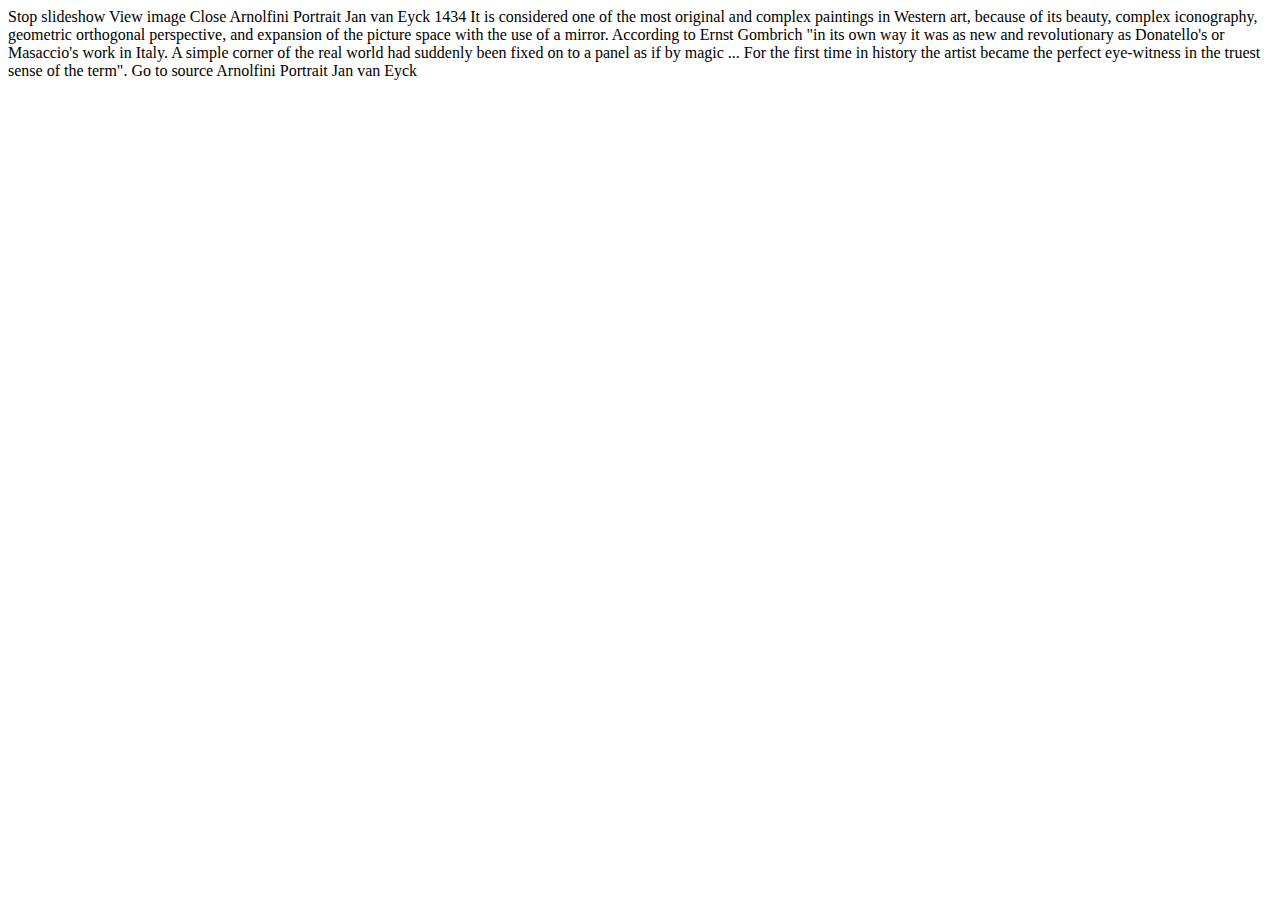
<file: arnolfini-portrait.html>
<!DOCTYPE html>
<html lang="en">
<head>
  <meta charset="UTF-8">
  <meta name="viewport" content="width=device-width, initial-scale=1.0">

  <link rel="icon" type="image/png" sizes="32x32" href="./assets/favicon-32x32.png">
  
  <title>Frontend Mentor | Galleria slideshow site</title>
</head>
<body>
  Stop slideshow

  View image
  <!-- Modal start -->
  Close
  <!-- Modal end -->

  Arnolfini Portrait
  Jan van Eyck

  1434
  It is considered one of the most original and complex paintings in Western art, 
  because of its beauty, complex iconography, geometric orthogonal perspective, 
  and expansion of the picture space with the use of a mirror. According to Ernst 
  Gombrich "in its own way it was as new and revolutionary as Donatello's or Masaccio's 
  work in Italy. A simple corner of the real world had suddenly been fixed on to a 
  panel as if by magic ... For the first time in history the artist became the 
  perfect eye-witness in the truest sense of the term".

  Go to source <!-- URL: https://en.wikipedia.org/wiki/Arnolfini_Portrait -->

  Arnolfini Portrait
  Jan van Eyck
</body>
</html>
</file>
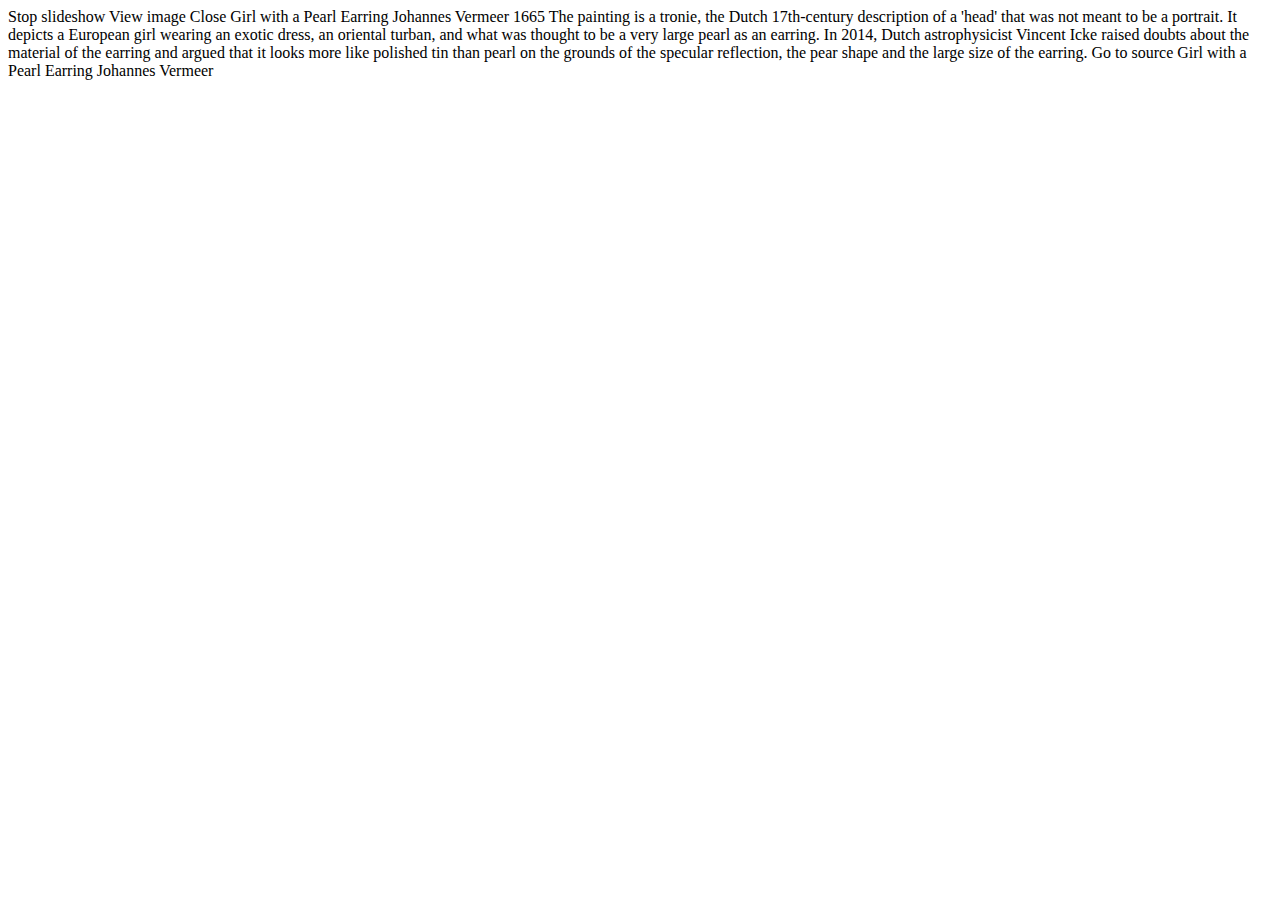
<file: girl-with-pearl-earring.html>
<!DOCTYPE html>
<html lang="en">
<head>
  <meta charset="UTF-8">
  <meta name="viewport" content="width=device-width, initial-scale=1.0">

  <link rel="icon" type="image/png" sizes="32x32" href="./assets/favicon-32x32.png">
  
  <title>Frontend Mentor | Galleria slideshow site</title>
</head>
<body>
  Stop slideshow

  View image
  <!-- Modal start -->
  Close
  <!-- Modal end -->

  Girl with a Pearl Earring
  Johannes Vermeer

  1665
  The painting is a tronie, the Dutch 17th-century description of a 'head' that was 
  not meant to be a portrait. It depicts a European girl wearing an exotic dress, 
  an oriental turban, and what was thought to be a very large pearl as an earring. 
  In 2014, Dutch astrophysicist Vincent Icke raised doubts about the material of the 
  earring and argued that it looks more like polished tin than pearl on the grounds 
  of the specular reflection, the pear shape and the large size of the earring.

  Go to source <!-- URL: https://en.wikipedia.org/wiki/Girl_with_a_Pearl_Earring -->

  Girl with a Pearl Earring
  Johannes Vermeer
</body>
</html>
</file>
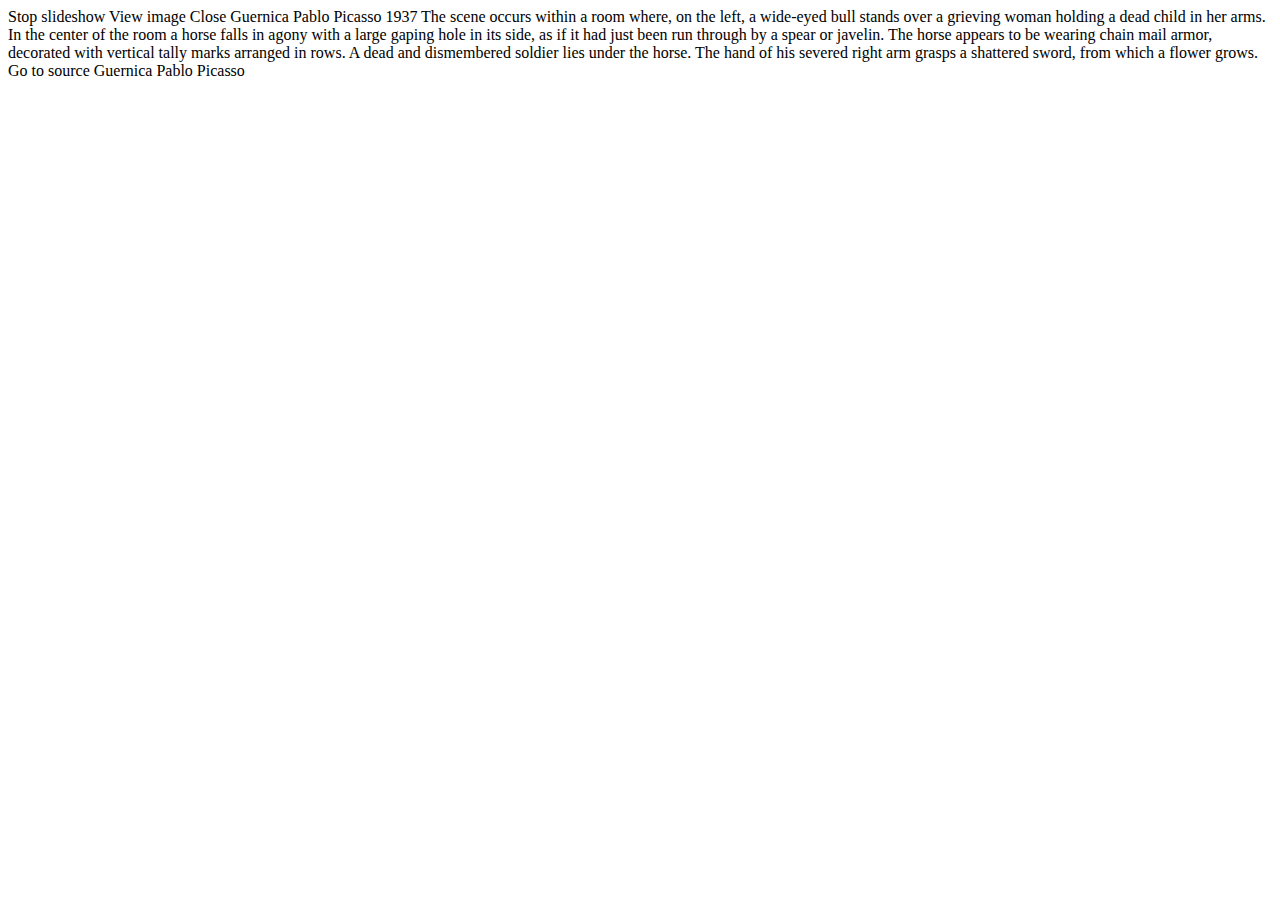
<file: guernica.html>
<!DOCTYPE html>
<html lang="en">
<head>
  <meta charset="UTF-8">
  <meta name="viewport" content="width=device-width, initial-scale=1.0">

  <link rel="icon" type="image/png" sizes="32x32" href="./assets/favicon-32x32.png">
  
  <title>Frontend Mentor | Galleria slideshow site</title>
</head>
<body>
  Stop slideshow

  View image
  <!-- Modal start -->
  Close
  <!-- Modal end -->

  Guernica
  Pablo Picasso

  1937
  The scene occurs within a room where, on the left, a wide-eyed bull stands over 
  a grieving woman holding a dead child in her arms. In the center of the room a 
  horse falls in agony with a large gaping hole in its side, as if it had just been 
  run through by a spear or javelin. The horse appears to be wearing chain mail 
  armor, decorated with vertical tally marks arranged in rows. A dead and dismembered 
  soldier lies under the horse. The hand of his severed right arm grasps a shattered 
  sword, from which a flower grows.

  Go to source <!-- URL: https://en.wikipedia.org/wiki/Guernica_(Picasso) -->

  Guernica
  Pablo Picasso
</body>
</html>
</file>
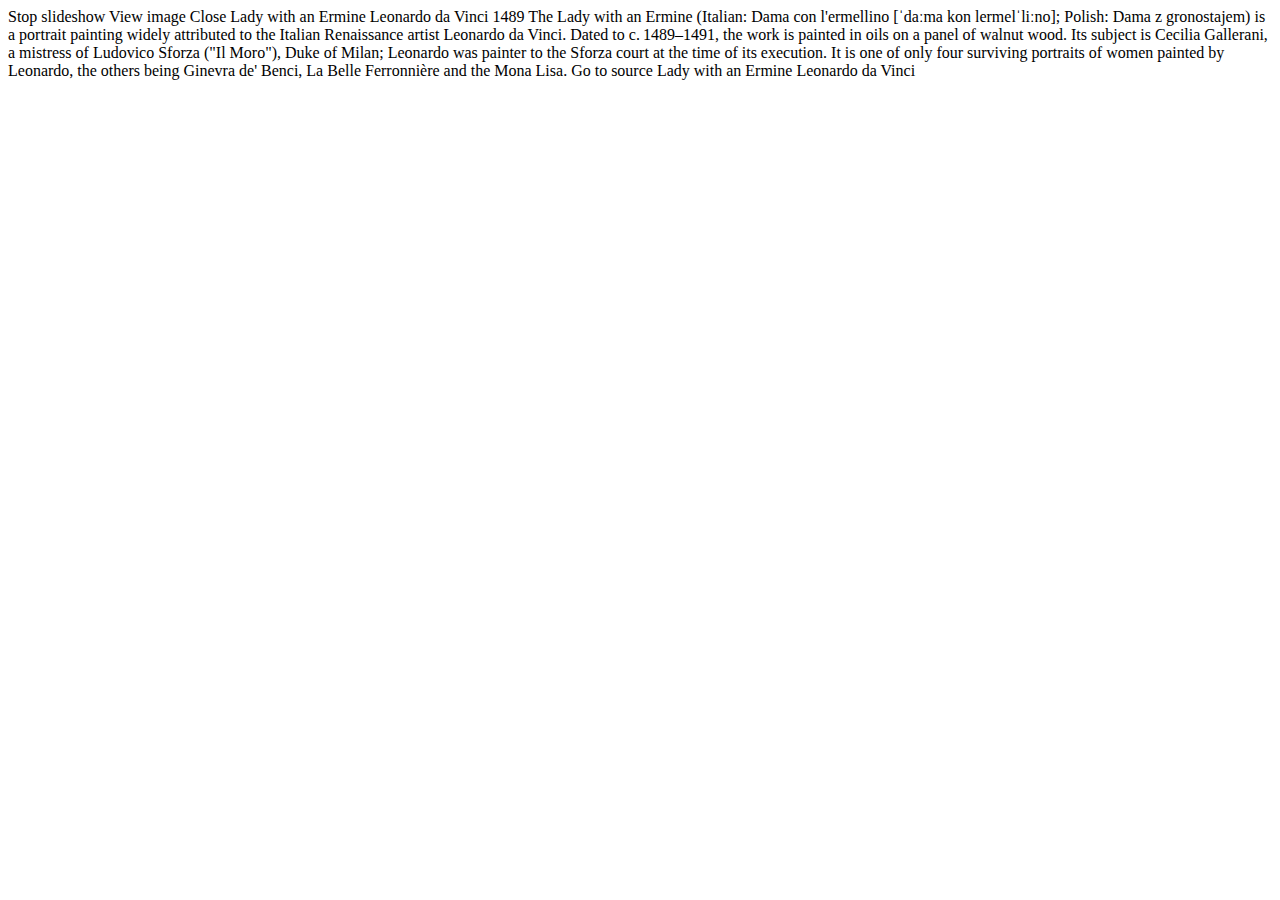
<file: lady-with-an-ermine.html>
<!DOCTYPE html>
<html lang="en">
<head>
  <meta charset="UTF-8">
  <meta name="viewport" content="width=device-width, initial-scale=1.0">

  <link rel="icon" type="image/png" sizes="32x32" href="./assets/favicon-32x32.png">
  
  <title>Frontend Mentor | Galleria slideshow site</title>
</head>
<body>
  Stop slideshow

  View image
  <!-- Modal start -->
  Close
  <!-- Modal end -->

  Lady with an Ermine
  Leonardo da Vinci

  1489
  The Lady with an Ermine (Italian: Dama con l'ermellino [ˈdaːma kon lermelˈliːno]; 
  Polish: Dama z gronostajem) is a portrait painting widely attributed to the 
  Italian Renaissance artist Leonardo da Vinci. Dated to c. 1489–1491, the work is 
  painted in oils on a panel of walnut wood. Its subject is Cecilia Gallerani, a 
  mistress of Ludovico Sforza ("Il Moro"), Duke of Milan; Leonardo was painter to 
  the Sforza court at the time of its execution. It is one of only four surviving 
  portraits of women painted by Leonardo, the others being Ginevra de' Benci, La 
  Belle Ferronnière and the Mona Lisa.

  Go to source <!-- URL: https://en.wikipedia.org/wiki/Lady_with_an_Ermine -->

  Lady with an Ermine
  Leonardo da Vinci
</body>
</html>
</file>
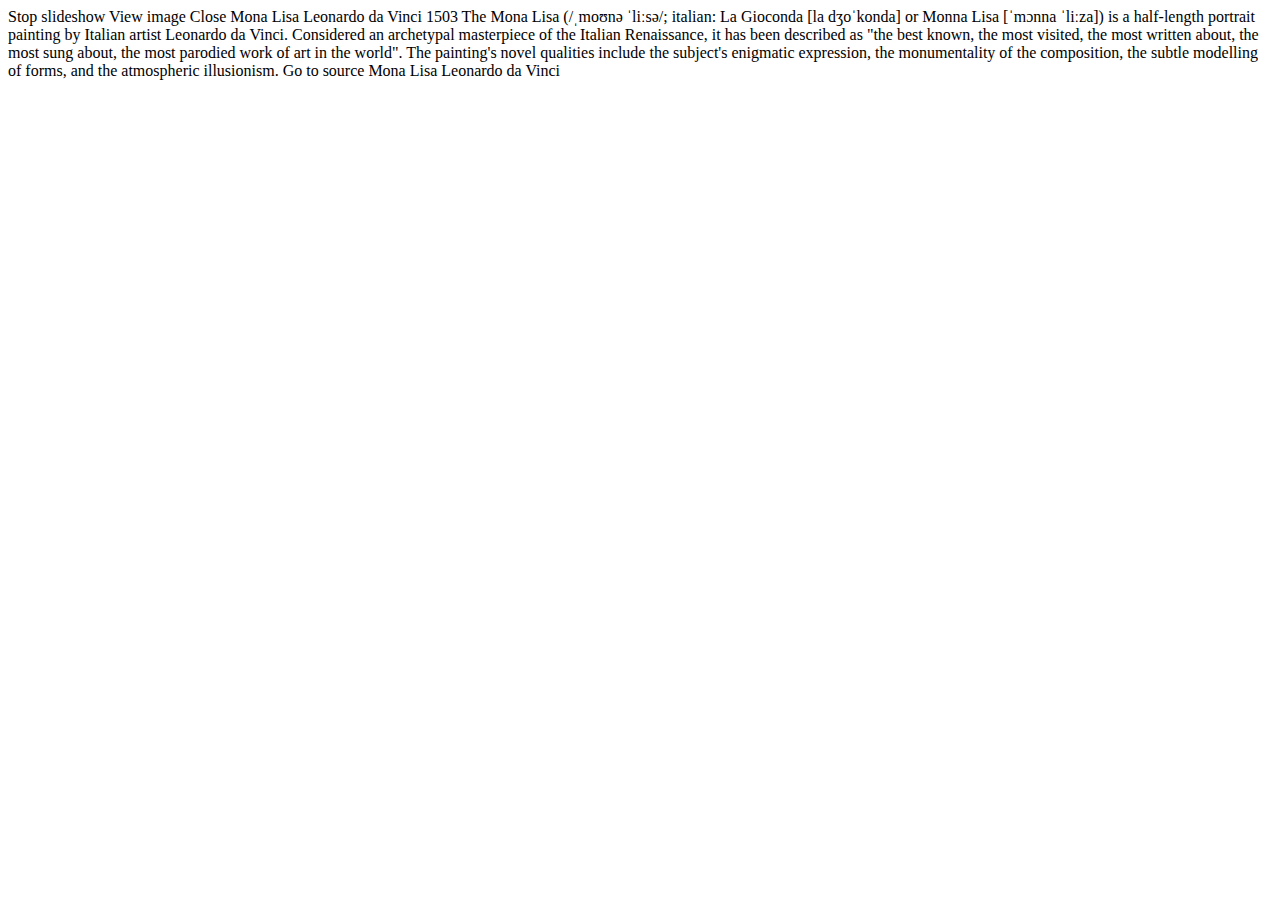
<file: mona-lisa.html>
<!DOCTYPE html>
<html lang="en">
<head>
  <meta charset="UTF-8">
  <meta name="viewport" content="width=device-width, initial-scale=1.0">

  <link rel="icon" type="image/png" sizes="32x32" href="./assets/favicon-32x32.png">
  
  <title>Frontend Mentor | Galleria slideshow site</title>
</head>
<body>
  Stop slideshow

  View image
  <!-- Modal start -->
  Close
  <!-- Modal end -->

  Mona Lisa
  Leonardo da Vinci

  1503
  The Mona Lisa (/ˌmoʊnə ˈliːsə/; italian: La Gioconda [la dʒoˈkonda] or Monna 
  Lisa [ˈmɔnna ˈliːza]) is a half-length portrait painting by Italian artist 
  Leonardo da Vinci. Considered an archetypal masterpiece of the Italian 
  Renaissance, it has been described as "the best known, the most visited, the 
  most written about, the most sung about, the most parodied work of art in the 
  world". The painting's novel qualities include the subject's enigmatic 
  expression, the monumentality of the composition, the subtle modelling of 
  forms, and the atmospheric illusionism.

  Go to source <!-- URL: https://en.wikipedia.org/wiki/Mona_Lisa -->

  Mona Lisa
  Leonardo da Vinci
</body>
</html>
</file>
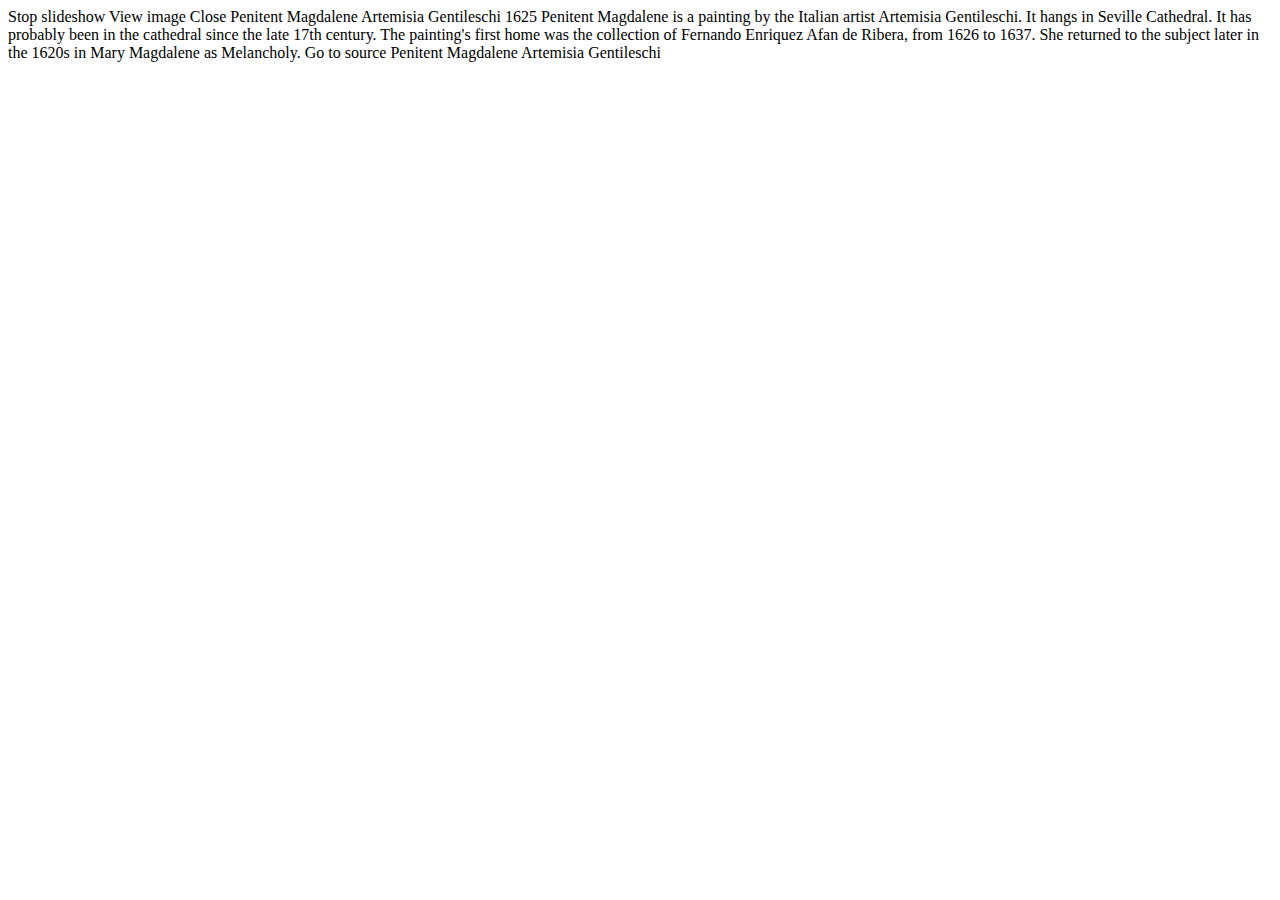
<file: penitent-magdalene.html>
<!DOCTYPE html>
<html lang="en">
<head>
  <meta charset="UTF-8">
  <meta name="viewport" content="width=device-width, initial-scale=1.0">

  <link rel="icon" type="image/png" sizes="32x32" href="./assets/favicon-32x32.png">
  
  <title>Frontend Mentor | Galleria slideshow site</title>
</head>
<body>
  Stop slideshow

  View image
  <!-- Modal start -->
  Close
  <!-- Modal end -->

  Penitent Magdalene
  Artemisia Gentileschi

  1625
  Penitent Magdalene is a painting by the Italian artist Artemisia Gentileschi. 
  It hangs in Seville Cathedral. It has probably been in the cathedral since the 
  late 17th century. The painting's first home was the collection of Fernando 
  Enriquez Afan de Ribera, from 1626 to 1637. She returned to the subject later 
  in the 1620s in Mary Magdalene as Melancholy. 

  Go to source <!-- URL: https://en.wikipedia.org/wiki/Penitent_Magdalene_(Artemisia_Gentileschi) -->

  Penitent Magdalene
  Artemisia Gentileschi
</body>
</html>
</file>
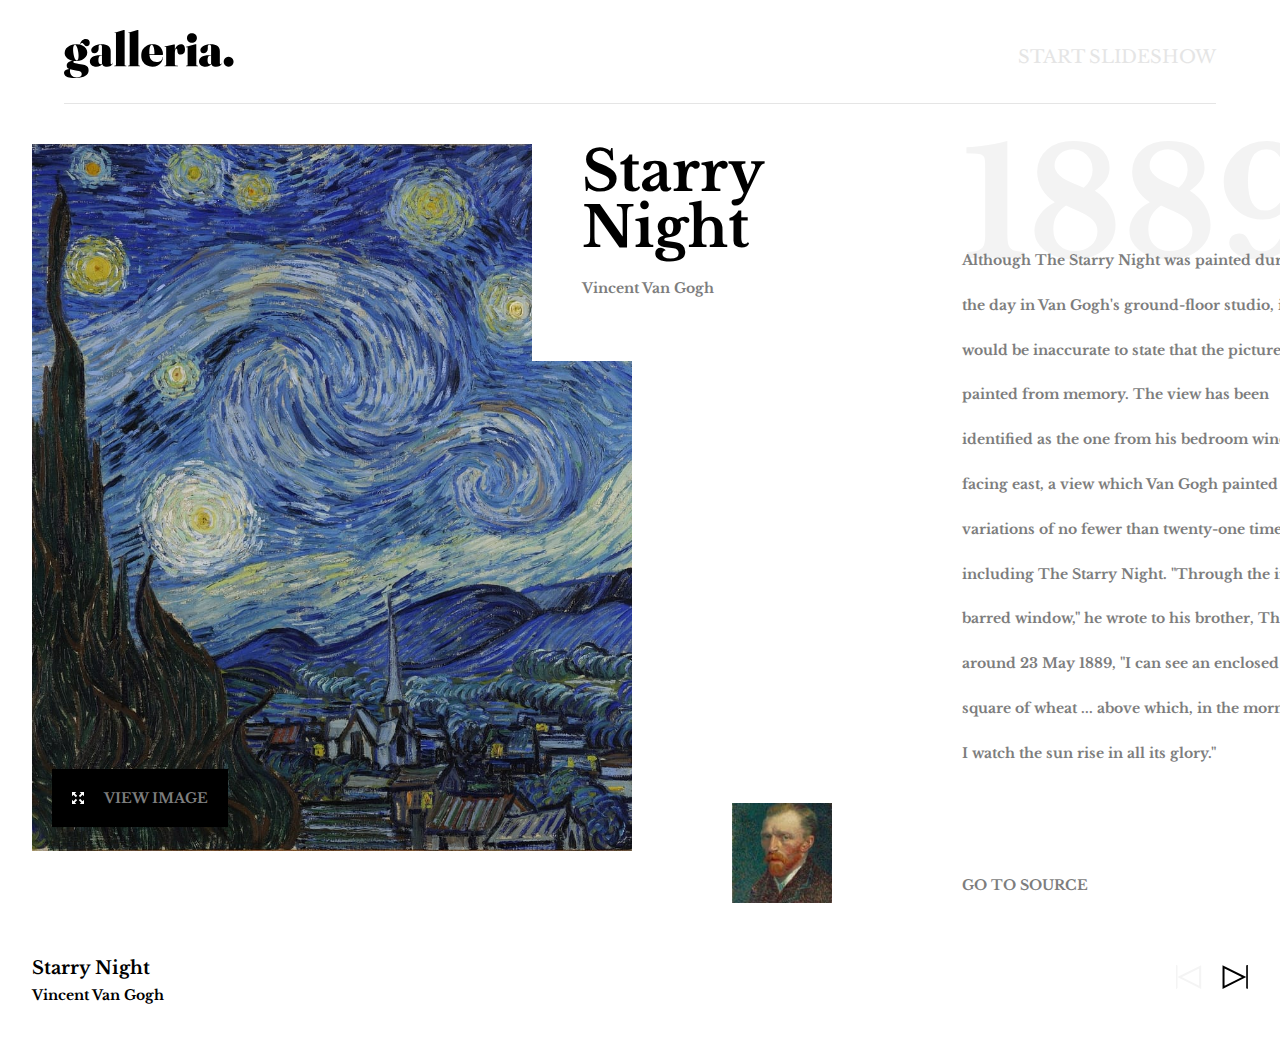
<file: starry-night.html>
<!DOCTYPE html>
<html lang="en">
  <head>
    <meta charset="UTF-8" />
    <meta name="viewport" content="width=device-width, initial-scale=1.0" />

    <link
      rel="icon"
      type="image/png"
      sizes="32x32"
      href="./assets/favicon-32x32.png"
    />

    <title>Frontend Mentor | Galleria slideshow site</title>
    <link rel="stylesheet" href="styles.css" />
    <script defer src="script.js"></script>
  </head>
  <body>
    <nav>
      <a href="index.html"><img src="./assets/shared/logo.svg" alt="logo" /></a>
      <a href="#">START SLIDESHOW</a>
    </nav>
    <main id="slide-show" class="main-container">
      <div id="overlay"></div>
      <section class="slideshow-container">
        <div class="slideshow-main--content">
          <div class="main-content--left">
            <div class="content-left--mainImg">
              <img
                src="./assets/starry-night/hero-large.jpg"
                alt="large hero image"
              />
              <div class="viewImageLink">
                <img
                  src="./assets/shared/icon-view-image.svg"
                  alt="icon view image"
                />
                <a href="#" class="linkToImage">VIEW IMAGE</a>
              </div>
            </div>
            <div class="content-left--heading">
              <h2>Starry Night</h2>
              <p>Vincent Van Gogh</p>
            </div>
            <div class="content-left--artistImg">
              <img src="./assets/starry-night/artist.jpg" alt="artist img" />
            </div>
          </div>
          <div class="main-content--right">
            <div class="content-right--main">
              <h1>1889</h1>
              <p>
                Although The Starry Night was painted during the day in Van
                Gogh's ground-floor studio, it would be inaccurate to state that
                the picture was painted from memory. The view has been
                identified as the one from his bedroom window, facing east, a
                view which Van Gogh painted variations of no fewer than
                twenty-one times, including The Starry Night. "Through the
                iron-barred window," he wrote to his brother, Theo, around 23
                May 1889, "I can see an enclosed square of wheat ... above
                which, in the morning, I watch the sun rise in all its glory."
              </p>
            </div>
            <a href="https://en.wikipedia.org/wiki/The_Starry_Night"
              >GO TO SOURCE</a
            >
          </div>
        </div>
        <div id="progressBar" class="progressBar--fill"></div>
        <div class="slideshow-bottom--links">
          <div class="bottom-links--name">
            <h2>Starry Night</h2>
            <p>Vincent Van Gogh</p>
          </div>
          <div class="bottom-links--arrows">
            <img
              src="./assets/shared/icon-back-button.svg"
              alt="icon back button"
              id="prevButton"
              class="button"
            />
            <img
              src="./assets/shared/icon-next-button.svg"
              alt="next-button icon"
              id="nextButton"
              class="button"
            />
          </div>
        </div>
      </section>
    </main>
    <div role="contentinfo" class="module-container">
      <button class="btn-close">CLOSE</button>
      <picture>
        <source
          srcset="./assets/starry-night/hero-large.jpg"
          media="(min-width: 900px)"
        />
        <source
          srcset="./assets/starry-night/hero-small.jpg"
          media="(min-width: 600px)"
        />
        <img src="./assets/starry-night/thumbnail.jpg" alt="thumnail image" />
      </picture>
    </div>
  </body>
</html>
</file>
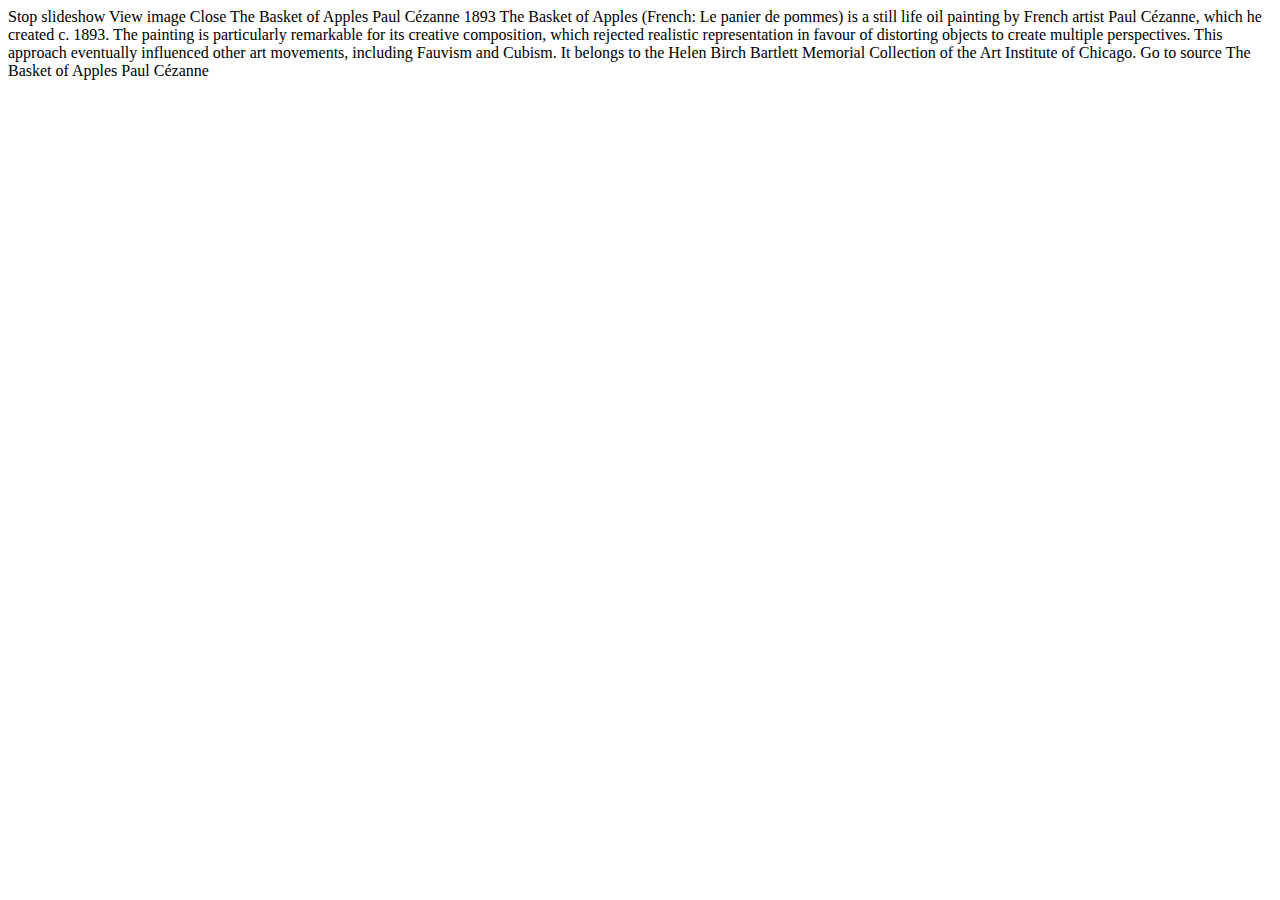
<file: the-basket-of-apples.html>
<!DOCTYPE html>
<html lang="en">
<head>
  <meta charset="UTF-8">
  <meta name="viewport" content="width=device-width, initial-scale=1.0">

  <link rel="icon" type="image/png" sizes="32x32" href="./assets/favicon-32x32.png">
  
  <title>Frontend Mentor | Galleria slideshow site</title>
</head>
<body>
  Stop slideshow

  View image
  <!-- Modal start -->
  Close
  <!-- Modal end -->

  The Basket of Apples
  Paul Cézanne

  1893
  The Basket of Apples (French: Le panier de pommes) is a still life oil painting 
  by French artist Paul Cézanne, which he created c. 1893. The painting is 
  particularly remarkable for its creative composition, which rejected realistic 
  representation in favour of distorting objects to create multiple perspectives. 
  This approach eventually influenced other art movements, including Fauvism and 
  Cubism. It belongs to the Helen Birch Bartlett Memorial Collection of the Art 
  Institute of Chicago.

  Go to source <!-- URL: https://en.wikipedia.org/wiki/The_Basket_of_Apples -->

  The Basket of Apples
  Paul Cézanne
</body>
</html>
</file>
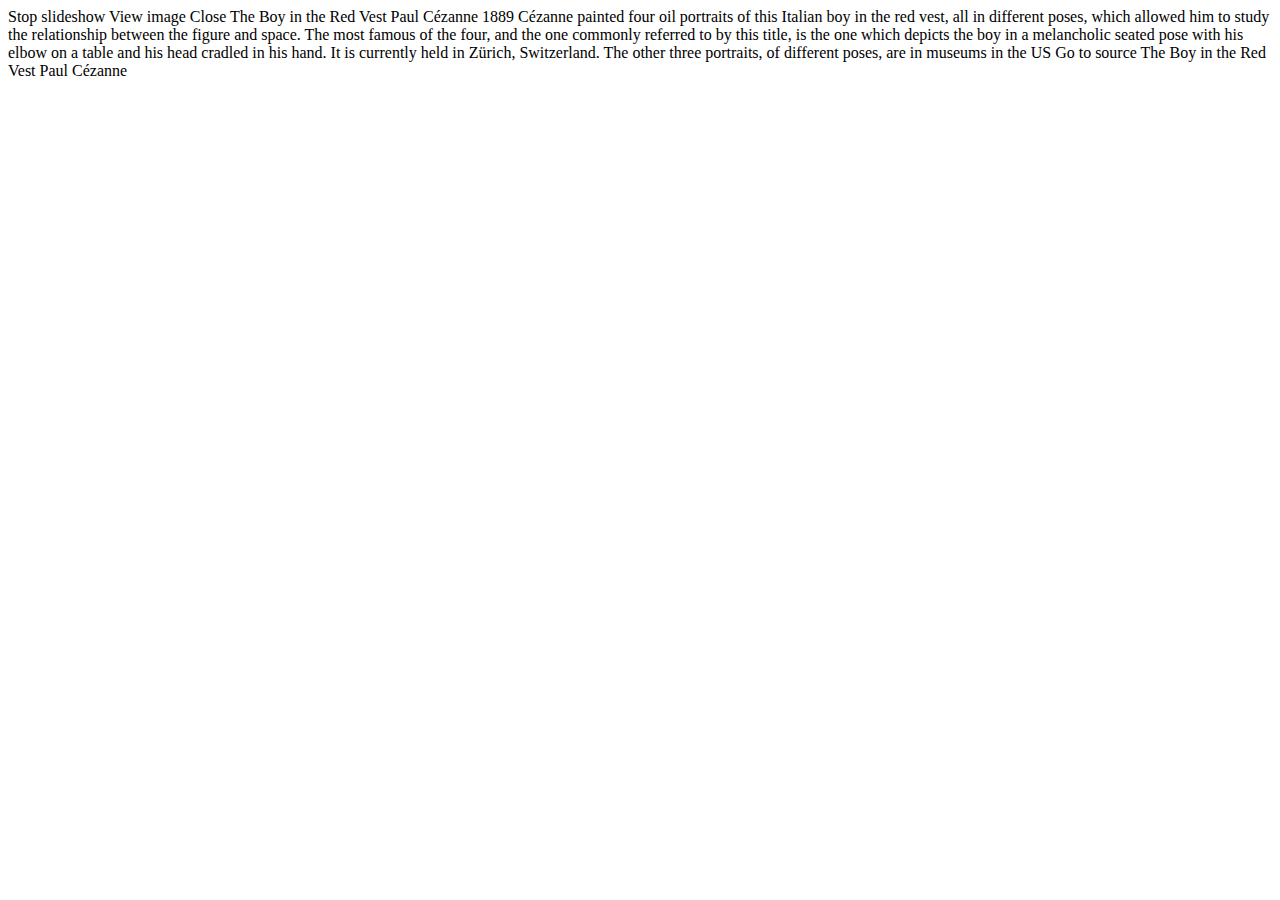
<file: the-boy-in-the-red-vest.html>
<!DOCTYPE html>
<html lang="en">
<head>
  <meta charset="UTF-8">
  <meta name="viewport" content="width=device-width, initial-scale=1.0">

  <link rel="icon" type="image/png" sizes="32x32" href="./assets/favicon-32x32.png">
  
  <title>Frontend Mentor | Galleria slideshow site</title>
</head>
<body>
  Stop slideshow

  View image
  <!-- Modal start -->
  Close
  <!-- Modal end -->

  The Boy in the Red Vest
  Paul Cézanne

  1889
  Cézanne painted four oil portraits of this Italian boy in the red vest, all 
  in different poses, which allowed him to study the relationship between the 
  figure and space. The most famous of the four, and the one commonly referred 
  to by this title, is the one which depicts the boy in a melancholic seated 
  pose with his elbow on a table and his head cradled in his hand. It is currently 
  held in Zürich, Switzerland. The other three portraits, of different poses, are 
  in museums in the US

  Go to source <!-- URL: https://en.wikipedia.org/wiki/The_Boy_in_the_Red_Vest -->

  The Boy in the Red Vest
  Paul Cézanne
</body>
</html>
</file>
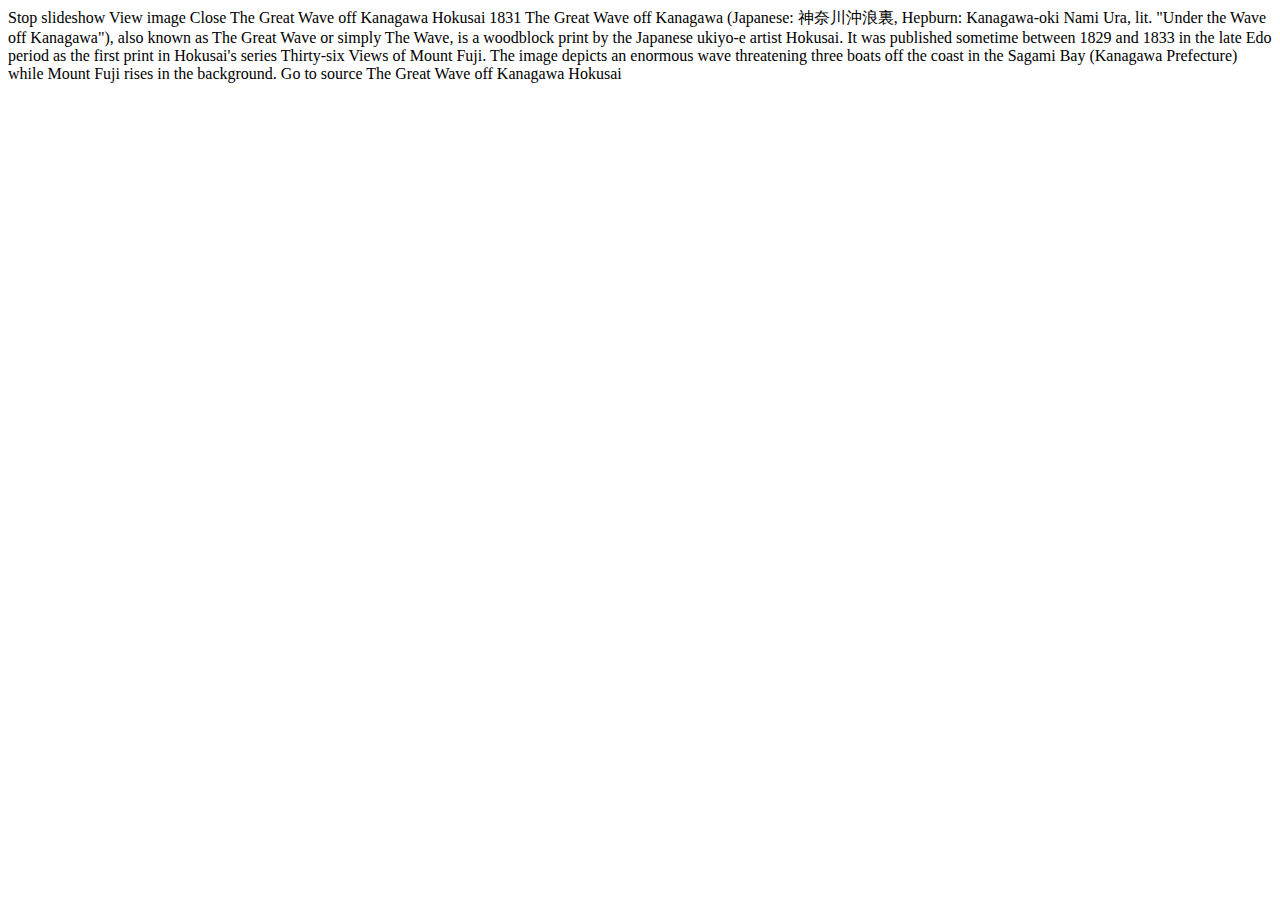
<file: the-great-wave-off-kanagawa.html>
<!DOCTYPE html>
<html lang="en">
<head>
  <meta charset="UTF-8">
  <meta name="viewport" content="width=device-width, initial-scale=1.0">

  <link rel="icon" type="image/png" sizes="32x32" href="./assets/favicon-32x32.png">
  
  <title>Frontend Mentor | Galleria slideshow site</title>
</head>
<body>
  Stop slideshow

  View image
  <!-- Modal start -->
  Close
  <!-- Modal end -->

  The Great Wave off Kanagawa
  Hokusai

  1831
  The Great Wave off Kanagawa (Japanese: 神奈川沖浪裏, Hepburn: Kanagawa-oki Nami 
  Ura, lit. "Under the Wave off Kanagawa"), also known as The Great Wave or simply 
  The Wave, is a woodblock print by the Japanese ukiyo-e artist Hokusai. It was 
  published sometime between 1829 and 1833 in the late Edo period as the first 
  print in Hokusai's series Thirty-six Views of Mount Fuji. The image depicts an 
  enormous wave threatening three boats off the coast in the Sagami Bay (Kanagawa 
  Prefecture) while Mount Fuji rises in the background. 
  
  Go to source <!-- URL: https://en.wikipedia.org/wiki/The_Great_Wave_off_Kanagawa -->

  The Great Wave off Kanagawa
  Hokusai
</body>
</html>
</file>
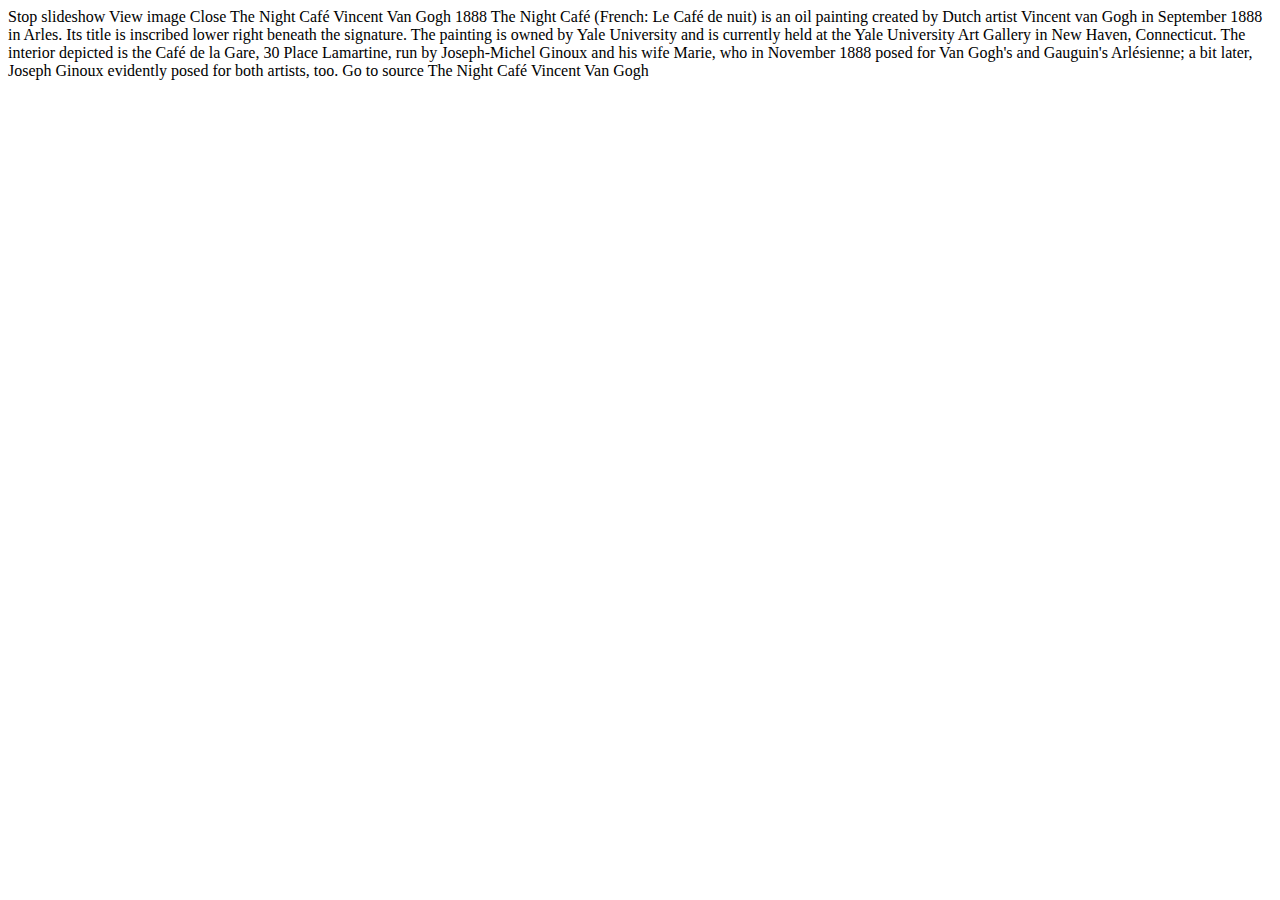
<file: the-night-cafe.html>
<!DOCTYPE html>
<html lang="en">
<head>
  <meta charset="UTF-8">
  <meta name="viewport" content="width=device-width, initial-scale=1.0">

  <link rel="icon" type="image/png" sizes="32x32" href="./assets/favicon-32x32.png">
  
  <title>Frontend Mentor | Galleria slideshow site</title>
</head>
<body>
  Stop slideshow

  View image
  <!-- Modal start -->
  Close
  <!-- Modal end -->

  The Night Café
  Vincent Van Gogh

  1888
  The Night Café (French: Le Café de nuit) is an oil painting created by Dutch 
  artist Vincent van Gogh in September 1888 in Arles. Its title is inscribed 
  lower right beneath the signature. The painting is owned by Yale University 
  and is currently held at the Yale University Art Gallery in New Haven, 
  Connecticut. The interior depicted is the Café de la Gare, 30 Place Lamartine, 
  run by Joseph-Michel Ginoux and his wife Marie, who in November 1888 posed for 
  Van Gogh's and Gauguin's Arlésienne; a bit later, Joseph Ginoux evidently posed 
  for both artists, too. 

  Go to source <!-- URL: https://en.wikipedia.org/wiki/The_Night_Caf%C3%A9 -->

  The Night Café
  Vincent Van Gogh
</body>
</html>
</file>
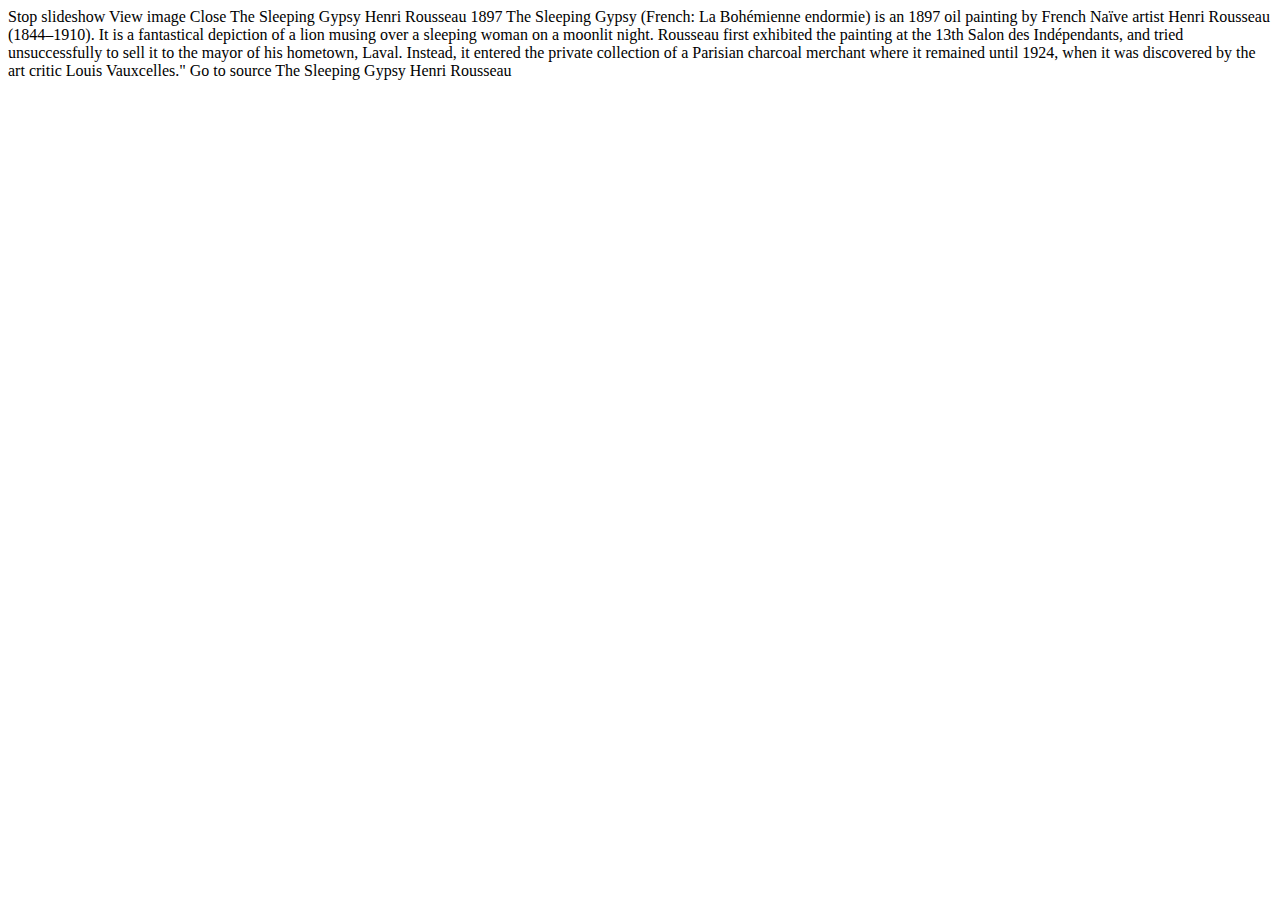
<file: the-sleeping-gypsy.html>
<!DOCTYPE html>
<html lang="en">
<head>
  <meta charset="UTF-8">
  <meta name="viewport" content="width=device-width, initial-scale=1.0">

  <link rel="icon" type="image/png" sizes="32x32" href="./assets/favicon-32x32.png">
  
  <title>Frontend Mentor | Galleria slideshow site</title>
</head>
<body>
  Stop slideshow

  View image
  <!-- Modal start -->
  Close
  <!-- Modal end -->

  The Sleeping Gypsy
  Henri Rousseau

  1897
  The Sleeping Gypsy (French: La Bohémienne endormie) is an 1897 oil painting by 
  French Naïve artist Henri Rousseau (1844–1910). It is a fantastical depiction 
  of a lion musing over a sleeping woman on a moonlit night. Rousseau first 
  exhibited the painting at the 13th Salon des Indépendants, and tried unsuccessfully 
  to sell it to the mayor of his hometown, Laval. Instead, it entered the private 
  collection of a Parisian charcoal merchant where it remained until 1924, when it 
  was discovered by the art critic Louis Vauxcelles."

  Go to source <!-- URL: https://en.wikipedia.org/wiki/The_Sleeping_Gypsy -->

  The Sleeping Gypsy
  Henri Rousseau
</body>
</html>
</file>
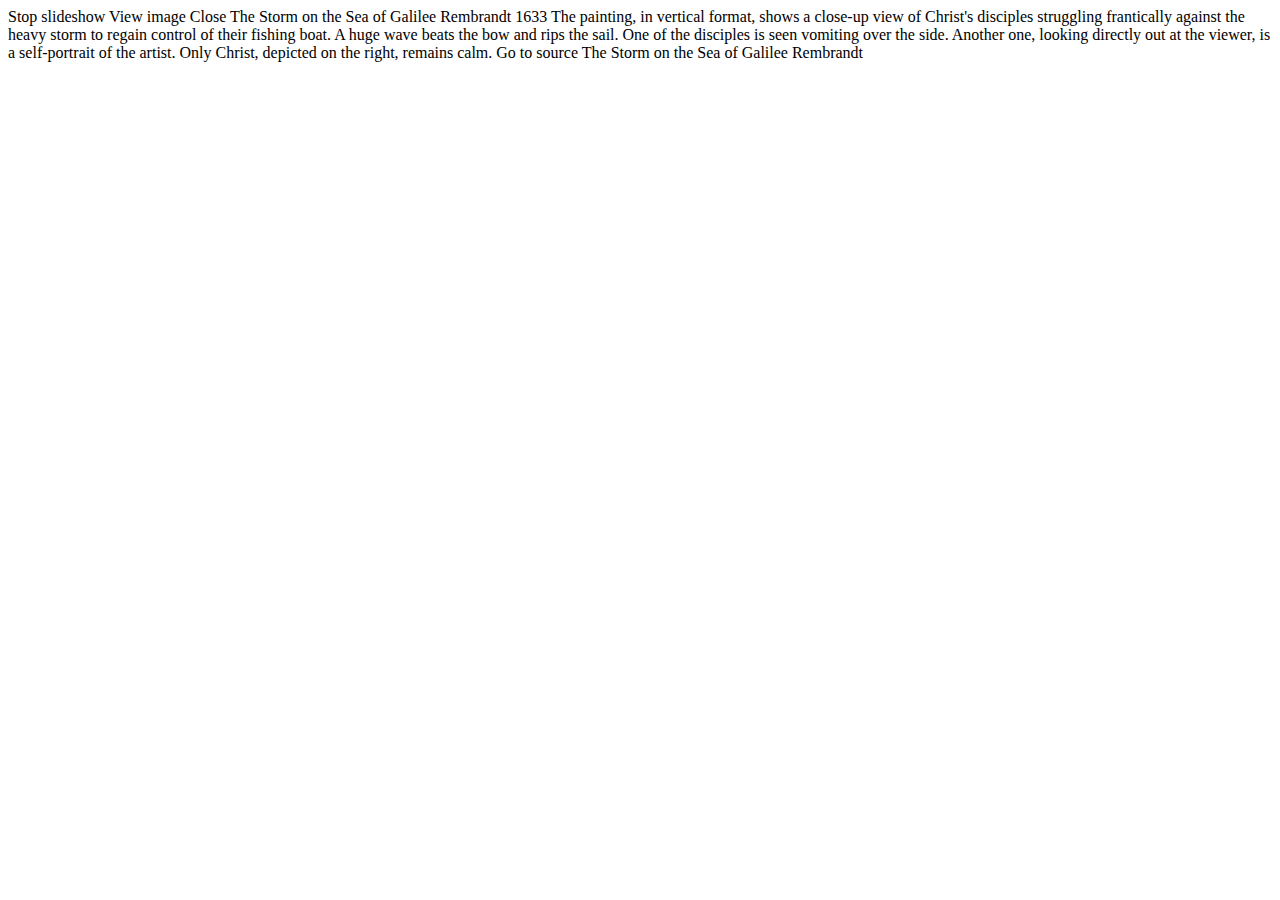
<file: the-storm-on-the-sea-of-galilee.html>
<!DOCTYPE html>
<html lang="en">
<head>
  <meta charset="UTF-8">
  <meta name="viewport" content="width=device-width, initial-scale=1.0">

  <link rel="icon" type="image/png" sizes="32x32" href="./assets/favicon-32x32.png">
  
  <title>Frontend Mentor | Galleria slideshow site</title>
</head>
<body>
  Stop slideshow

  View image
  <!-- Modal start -->
  Close
  <!-- Modal end -->

  The Storm on the Sea of Galilee
  Rembrandt

  1633
  The painting, in vertical format, shows a close-up view of Christ's disciples 
  struggling frantically against the heavy storm to regain control of their fishing 
  boat. A huge wave beats the bow and rips the sail. One of the disciples is seen 
  vomiting over the side. Another one, looking directly out at the viewer, is a 
  self-portrait of the artist. Only Christ, depicted on the right, remains calm.

  Go to source <!-- URL: https://en.wikipedia.org/wiki/The_Storm_on_the_Sea_of_Galilee -->

  The Storm on the Sea of Galilee
  Rembrandt
</body>
</html>
</file>
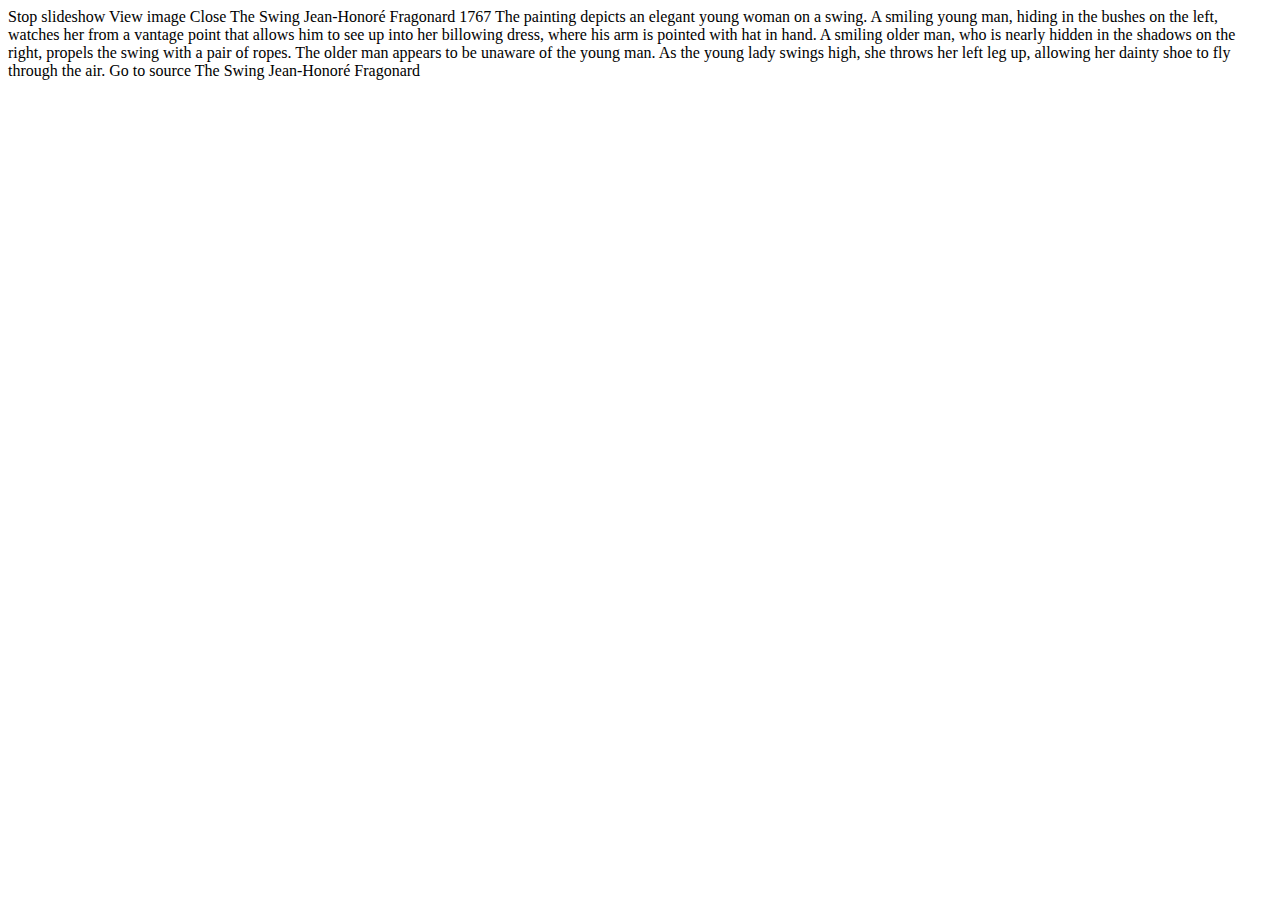
<file: the-swing.html>
<!DOCTYPE html>
<html lang="en">
<head>
  <meta charset="UTF-8">
  <meta name="viewport" content="width=device-width, initial-scale=1.0">

  <link rel="icon" type="image/png" sizes="32x32" href="./assets/favicon-32x32.png">
  
  <title>Frontend Mentor | Galleria slideshow site</title>
</head>
<body>
  Stop slideshow

  View image
  <!-- Modal start -->
  Close
  <!-- Modal end -->

  The Swing
  Jean-Honoré Fragonard

  1767
  The painting depicts an elegant young woman on a swing. A smiling young man, 
  hiding in the bushes on the left, watches her from a vantage point that allows 
  him to see up into her billowing dress, where his arm is pointed with hat in 
  hand. A smiling older man, who is nearly hidden in the shadows on the right, 
  propels the swing with a pair of ropes. The older man appears to be unaware of 
  the young man. As the young lady swings high, she throws her left leg up, 
  allowing her dainty shoe to fly through the air. 

  Go to source <!-- URL: https://en.wikipedia.org/wiki/The_Swing_(Fragonard) -->

  The Swing
  Jean-Honoré Fragonard
</body>
</html>
</file>
<file: styles.css>
@import url("https://fonts.googleapis.com/css2?family=Libre+Baskerville:ital,wght@0,400;0,700;1,400&display=swap");

:root {
  --black: #000000;
  --dark-grey: #7d7d7d;
  --medium-grey: #e5e5e5;
  --light-grey: #f3f3f3;
  --white: #ffffff;
}
* {
  margin: 0;
  padding: 0;
  box-sizing: border-box;
}

body {
  font-family: "Libre Baskerville", serif;
  font-weight: 700;
  font-style: normal;
  font-size: 14px;

  background-color: var(--white);
}

h1 {
  font-family: "Libre Baskerville", serif;
  font-size: 56px;
  line-height: 64px;
  font-weight: 700;
}
h2 {
  font-family: "Libre Baskerville", serif;
  font-size: 24px;
  line-height: 29px;
  font-weight: 700;
}
h3 {
  font-family: "Libre Baskerville", serif;
  font-size: 18px;
  line-height: 22px;
  font-weight: 700;
}
/* ***NAV Content*** */
nav {
  display: flex;
  align-items: center;
  justify-content: space-between;
  width: 90%;
  margin: 0 auto;
  padding: 20px 0;
  border-bottom: 1px solid var(--medium-grey);
}
nav a {
  font-family: "Libre Baskerville", serif;
  font-size: 18px;

  font-weight: 400;
  text-decoration: none;
  color: var(--medium-grey);
  padding-top: 10px;
}
nav a:hover {
  color: var(--black);
}
@media (max-width: 600px) {
  nav a {
    font-size: 12px;
  }
}
@media (max-width: 350px) {
  nav img {
    width: 120px;
    height: 40px;
  }
}

/* ****MAIN Content*** */
.main-container {
  width: 90%;
  margin: 20px auto;
}

.main-container:after {
  content: "";
  display: block;

  clear: both;
}
.box-content {
  position: relative;
  cursor: pointer;

  margin-bottom: 15px;
  float: left;
}
.box-content img {
  width: 310px;
  height: auto;
  object-fit: cover;
}
.box-content--width {
  width: 310px;
}
.box-content--height1 img {
  height: 250px;
}
.box-content--height2 img {
  height: 400px;
}
.box-content--height3 img {
  height: 285px;
}
.box-content--height4 img {
  height: 250px;
}
.box-content--height5 img {
  height: 340px;
}
.box-content--height6 img {
  height: 280px;
}
.box-content--height7 img {
  height: 500px;
}
.box-content--height8 img {
  height: 250px;
}
.box-content--height9 img {
  height: 420px;
}
.box-content--height10 img {
  height: 260px;
}
.box-content--height12 img {
  height: 430px;
}
.box-content--height13 img {
  height: 260px;
}
.box-content--height14 img {
  height: 330px;
}

.box-content--height11 img {
  height: 510px;
}
.box-content--height15 img {
  height: 340px;
  position: absolute;
  top: -363px;
  left: 325px;
}
.box-content:hover {
  opacity: 0.5;
}

.box-text {
  position: absolute;
  bottom: 0;
  display: flex;
  flex-direction: column;
  row-gap: 12px;

  padding: 20px 20px 20px;
}
.box-text h1,
h2 {
  color: var(--white);
  font-size: 24px;
  line-height: 24px;
}

.box-text p {
  color: var(--white);
}
.box-text--img15 {
  position: absolute;
  bottom: 20px;
  left: 320px;
}
.box-text--img15 h1 {
  width: 200px;
}
@media (min-width: 1001px) and (max-width: 1400px) {
  .main-container {
    width: 95%;
  }
  .box-content--height15 img {
    height: 340px;
    position: absolute;
    top: 0px;
    left: 0px;
  }
  .box-text--img15 {
    position: absolute;
    top: 250px;
    bottom: 20px;
    left: 0px;
  }
}

@media (min-width: 700px) and (max-width: 1000px) {
  .main-container {
    width: 85%;
  }
}

@media (min-width: 322px) and (max-width: 699px) {
  .main-container {
    width: 90%;
    margin-left: 10%;
  }
  .box-content--width,
  .box-content--width img {
    width: 300px;
  }
  .box-content--height15 img {
    left: 0px;
    top: 20px;
  }

  .box-text--img15 {
    position: absolute;
    bottom: 20px;
    top: 270px;
    left: 0px;
  }
}
@media (min-width: 250px) and (max-width: 321px) {
  .main-container {
    width: 100%;
    margin-left: 7%;
  }
  .box-content--width,
  .box-content--width img {
    width: 280px;
  }
  .box-content--height15 img {
    left: 0px;
    top: 20px;
  }
  .box-text--img15 {
    position: absolute;
    bottom: 20px;
    top: 270px;
    left: 0px;
  }
}
/* ***INDEX.HTML Page *** */

/* ***SLIDESHOW Container*** */
.slideshow-page {
  width: 100%;
  margin: 20px auto;
}
#overlay {
  position: fixed;
  top: 0;
  left: 0;
  width: 100%;
  height: 100%;
  background-color: rgba(0, 0, 0, 0.8);
  z-index: 999;
  display: none;
}
.slideshow-container {
  display: flex;
  flex-direction: column;
  row-gap: 30px;
}

.slideshow-main--content {
  display: flex;
  column-gap: 30px;
}
.main-content--left {
  display: grid;
  grid-template-columns: repeat(9, 100px);
  position: relative;
}
.content-left--mainImg {
  grid-column: 1 / span 6;
  grid-row: 1 / span 4;
}
.content-left--mainImg > img {
  width: 100%;
  object-fit: cover;
}
.viewImageLink {
  position: absolute;

  bottom: 80px;
  left: 20px;
  display: flex;
  align-items: center;
  column-gap: 20px;
  background-color: var(--black);
  padding: 20px;
}
.linkToImage:hover {
  color: var(--white);
}
.content-left--heading {
  grid-column: 6 / -1;
  grid-row: 1 / 3;
  padding: 0 50px 50px 50px;
  background-color: var(--white);
  width: 400px;
}
.slideshow-main--content h1 {
  font-family: "Libre Baskerville", serif;
  font-size: 150px;
  color: var(--light-grey);
  margin-top: 30px;
}
.slideshow-main--content h2 {
  font-family: "Libre Baskerville", serif;
  font-size: 56px;
  line-height: 1;
  color: var(--black);
  margin-bottom: 10px;
}
.slideshow-main--content p {
  font-family: "Libre Baskerville", serif;
  font-size: 14px;
  line-height: 3.2;
  color: var(--dark-grey);
}
.content-left--artistImg {
  grid-column: 8;
  grid-row: 4 / span 2;
}
.content-left--artistImg img {
  width: 100px;
}
.main-content--right {
  display: flex;
  flex-direction: column;

  row-gap: 100px;
}
.slideshow-container a {
  text-decoration: none;
  color: var(--dark-grey);
}
.slideshow-container a:hover {
  color: var(--black);
}

.slideshow-bottom--links {
  display: flex;
  align-items: center;
  justify-content: space-between;
}
.slideshow-bottom--links h2 {
  font-family: "Libre Baskerville", serif;
  font-size: 18px;
  line-height: 2;
  color: var(--black);
}
.bottom-links--arrows {
  display: flex;
  align-items: center;
  column-gap: 20px;
  cursor: pointer;
}
.button:hover {
  filter: invert(77%) sepia(95%) saturate(0%) hue-rotate(75deg) brightness(98%)
    contrast(99%);
}
.disabled {
  filter: invert(99%) sepia(89%) saturate(8%) hue-rotate(298deg)
    brightness(116%) contrast(91%);
  cursor: none;
}
/* ***Progress Bar **** */
#progressBar {
  width: 100%;
  height: 3px;
  background-color: var(--black);

  margin: 20px 0;
}
.progressBar-fill {
  width: 0%;
  height: 100%;
}
/* **MODULE COntainer*** */
.module-container {
  position: absolute;
  top: 10%;
  left: 50%;
  transform: translate(-50%);
  display: none;
  margin: 0 auto;
  z-index: 1000;
}
picture {
  display: flex;
  align-self: center;
}
.btn-close {
  width: 150px;
  background-color: inherit;
  color: var(--white);
  font-size: 30px;
  border: none;
  margin-bottom: 20px;
}
.btn-close:hover {
  color: var(--dark-grey);
}
@media (min-width: 769px) and (max-width: 1100px) {
  .slideshow-page {
    width: 90%;
    margin-left: 5%;
  }
  .slideshow-main--content {
    flex-direction: column;
    row-gap: 40px;
  }
}
@media (min-width: 600px) and (max-width: 768px) {
  .main-container {
    width: 90%;
  }
  .slideshow-page {
    width: 100%;
    margin-left: 0;
  }
  .slideshow-main--content {
    flex-direction: column;
    row-gap: 40px;
  }

  .content-left--mainImg {
    grid-column: 1 / span 5;
  }
  .content-left--heading {
    grid-column: 4 / -1;
  }
  .content-left--artistImg {
    grid-column: 7;
    grid-row: 3;
  }
  .viewImageLink {
    bottom: 20px;
  }
  .main-content--right p {
    width: 70%;
    margin: -50px 0 0 90px;
    line-height: 2;
  }
  .main-content--right a {
    margin-left: 90px;
  }
}
@media (min-width: 319px) and (max-width: 599px) {
  #slide-show {
    width: 90%;
    margin-left: 3%;
  }

  .slideshow-main--content {
    flex-direction: column;
    row-gap: 0px;
  }
  .slideshow-main--content h1 {
    font-size: 100px;
    margin-left: 25%;
  }
  .slideshow-main--content h2 {
    font-size: 24px;
    line-height: 1.5;
  }
  .slideshow-bottom--links h2 {
    font-size: 18px;
    line-height: 1.5;
    margin-bottom: 10px;
  }
  .main-content--left {
    grid-template-columns: repeat(3, 1fr);
  }
  .content-left--mainImg {
    grid-column: 1 / -1;
    grid-row: 1 / 4;
    align-items: center;
  }
  .content-left--mainImg {
    background: url("./assets/starry-night/hero-small.jpg");
    background-size: contain;
  }
  .content-left--heading {
    grid-column: 1 / span 8;
    grid-row: 3 / span 2;
    width: 280px;
    padding-top: 20px;
    width: 250px;
  }
  .content-left--artistImg {
    grid-column: 1;
    grid-row: 6;
  }
  .viewImageLink {
    bottom: 88%;
  }
  .main-content--right {
    row-gap: 25px;
  }
}
</file>
